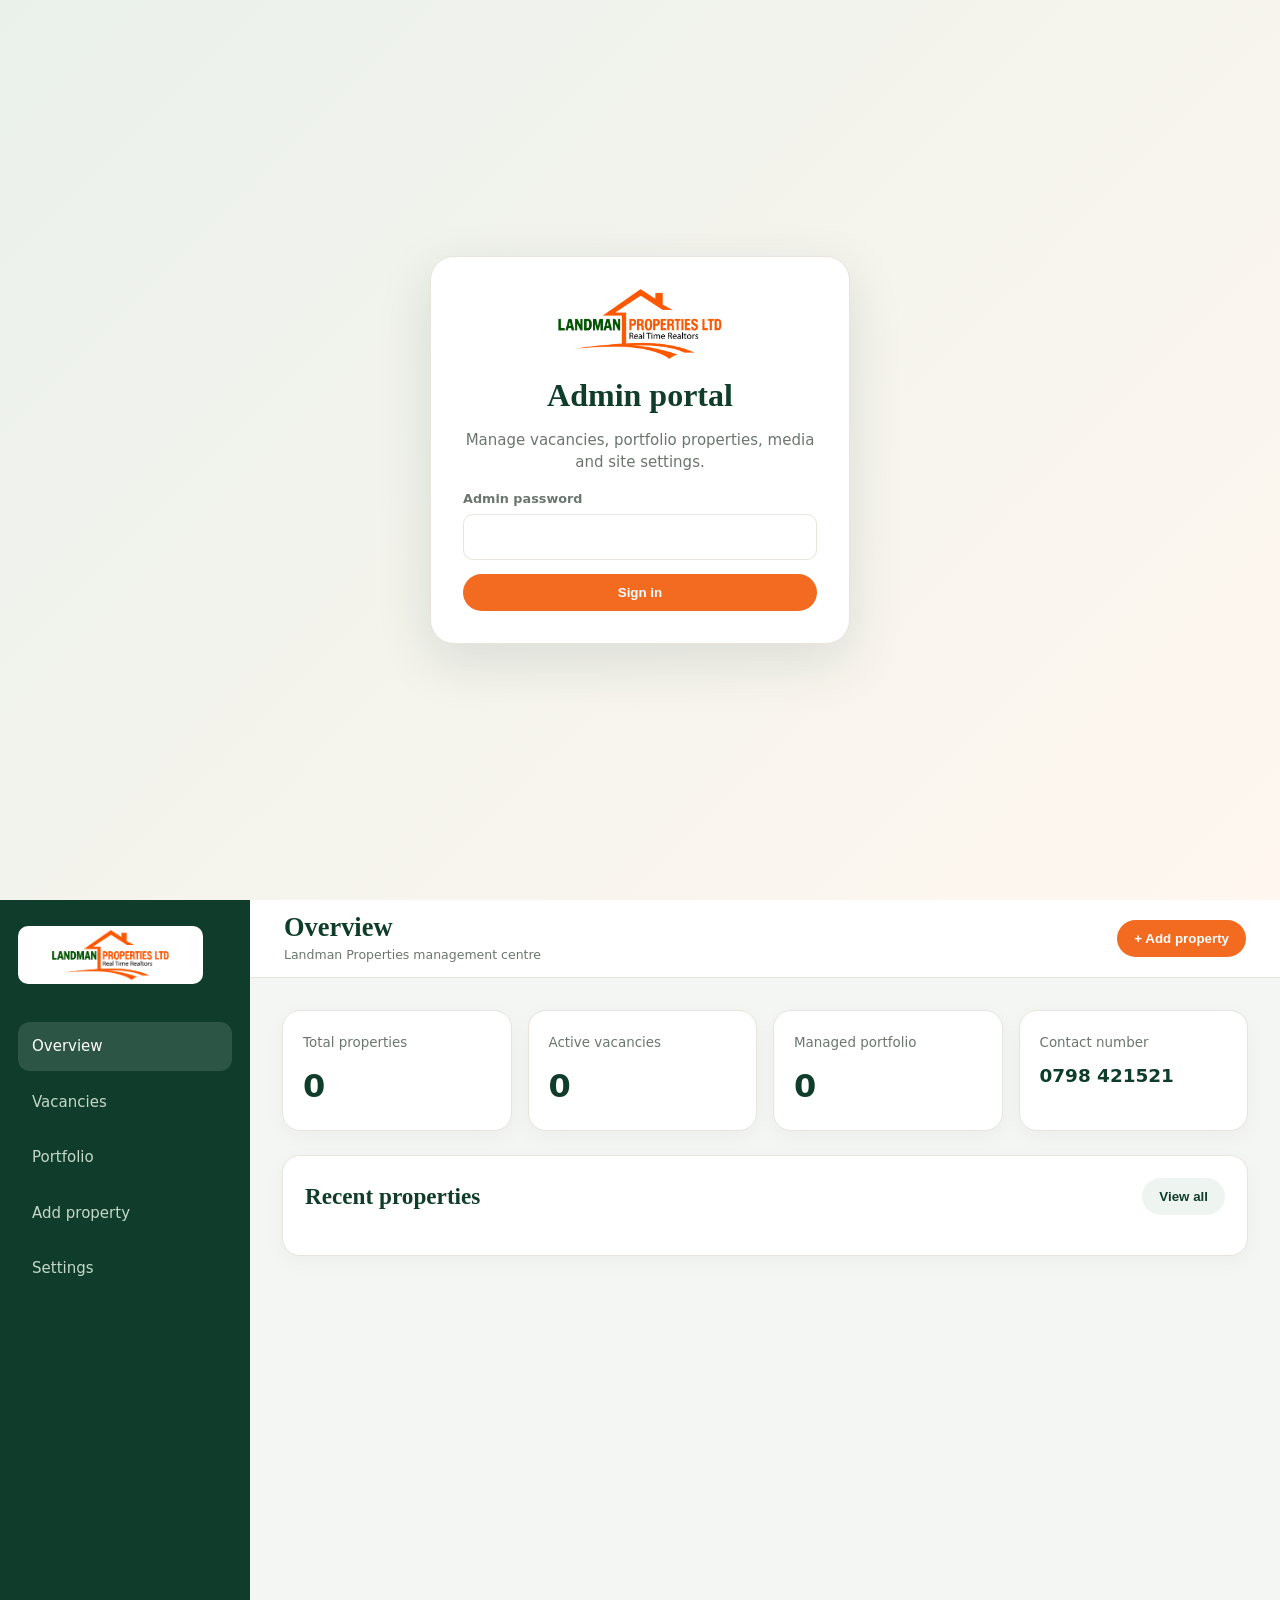
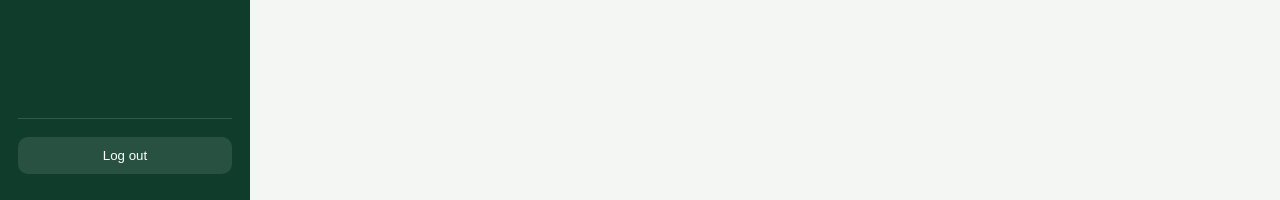
<file: admin/index.html>
<!doctype html><html lang="en"><head><meta charset="utf-8"><meta name="viewport" content="width=device-width,initial-scale=1"><title>Landman Admin Dashboard</title><style>:root{--green:#103d2b;--green2:#126b32;--orange:#f36b21;--cream:#f8f5ef;--ink:#17201d;--muted:#6b766f;--line:#e8e4dc;--white:#fff;--shadow:0 18px 55px rgba(16,61,43,.12)}*{box-sizing:border-box}body{margin:0;background:#f4f6f3;color:var(--ink);font:15px/1.5 Inter,system-ui,-apple-system,Segoe UI,sans-serif}.shell{min-height:100vh;display:grid;grid-template-columns:250px 1fr}.sidebar{background:var(--green);color:#eaf3ed;padding:26px 18px;display:flex;flex-direction:column}.brand{display:flex;align-items:center;gap:10px;color:#fff;font-weight:900;font-size:1.05rem;margin-bottom:38px}.brand img{width:185px;height:58px;object-fit:contain;background:#fff;border-radius:10px;padding:4px}.side-nav{display:grid;gap:7px}.side-nav button{border:0;background:transparent;color:#c4d8ca;text-align:left;border-radius:12px;padding:13px 14px;font:inherit;cursor:pointer}.side-nav button:hover,.side-nav button.active{background:rgba(255,255,255,.12);color:#fff}.side-bottom{margin-top:auto;border-top:1px solid rgba(255,255,255,.15);padding-top:18px}.side-bottom button{width:100%;border:0;background:rgba(255,255,255,.1);color:#fff;border-radius:10px;padding:11px;cursor:pointer}.main{min-width:0}.topbar{height:78px;background:#fff;border-bottom:1px solid var(--line);display:flex;align-items:center;justify-content:space-between;padding:0 34px;gap:15px}.topbar h1{margin:0;color:var(--green);font:600 1.65rem Georgia,serif}.topbar small{color:var(--muted)}.content{padding:32px;max-width:1380px}.view{display:none}.view.active{display:block}.stats{display:grid;grid-template-columns:repeat(4,1fr);gap:16px;margin-bottom:24px}.stat{background:#fff;border:1px solid var(--line);border-radius:18px;padding:20px;box-shadow:0 6px 20px rgba(16,61,43,.04)}.stat span{color:var(--muted);font-size:.84rem}.stat strong{display:block;color:var(--green);font-size:2rem;margin-top:8px}.panel{background:#fff;border:1px solid var(--line);border-radius:18px;padding:22px;box-shadow:0 6px 20px rgba(16,61,43,.04);margin-bottom:20px}.panel-head{display:flex;align-items:center;justify-content:space-between;gap:15px;margin-bottom:18px}.panel h2{margin:0;color:var(--green);font:600 1.45rem Georgia,serif}.btn{border:0;border-radius:999px;padding:11px 17px;font-weight:800;cursor:pointer}.btn-primary{background:var(--orange);color:#fff}.btn-soft{background:#eef4ef;color:var(--green)}.btn-danger{background:#fff0eb;color:#b23b1e}.table-wrap{overflow:auto}.table{width:100%;border-collapse:collapse;min-width:700px}.table th,.table td{padding:13px 10px;border-bottom:1px solid var(--line);text-align:left;vertical-align:middle}.table th{color:var(--muted);font-size:.78rem;text-transform:uppercase;letter-spacing:.06em}.badge{display:inline-flex;border-radius:999px;padding:5px 9px;font-size:.75rem;font-weight:800}.badge-vacancy{background:#e7f5eb;color:#14652f}.badge-portfolio{background:#fff1e8;color:#a5491f}.actions{display:flex;gap:7px;flex-wrap:wrap}.form-grid{display:grid;grid-template-columns:repeat(2,1fr);gap:15px}.field{display:grid;gap:6px}.field.full{grid-column:1/-1}.field label{font-size:.8rem;color:var(--muted);font-weight:750}.field input,.field select,.field textarea{border:1px solid var(--line);border-radius:10px;padding:11px;font:inherit;background:#fff}.field textarea{min-height:110px;resize:vertical}.empty{padding:35px;text-align:center;color:var(--muted)}.login{min-height:100vh;display:grid;place-items:center;padding:20px;background:linear-gradient(135deg,#eaf1eb,#fff7ef)}.login-card{width:min(420px,100%);background:#fff;border:1px solid var(--line);border-radius:24px;padding:32px;box-shadow:var(--shadow)}.login-card img{display:block;width:210px;height:auto;max-height:70px;object-fit:contain;margin:0 auto 18px}.login-card h1{color:var(--green);font:600 2rem Georgia,serif;text-align:center;margin:0}.login-card p{color:var(--muted);text-align:center}.login-card form{display:grid;gap:14px}.notice{padding:10px 12px;border-radius:10px;background:#fff0eb;color:#a53d1f;font-size:.9rem}.toast{position:fixed;right:20px;bottom:20px;background:var(--green);color:#fff;border-radius:12px;padding:13px 17px;box-shadow:var(--shadow);display:none}.toast.show{display:block}@media(max-width:850px){.shell{grid-template-columns:1fr}.sidebar{position:sticky;top:0;z-index:5;padding:12px;display:block}.brand{margin:0 0 10px}.brand img{width:155px;height:45px}.side-nav{display:flex;overflow:auto}.side-nav button{white-space:nowrap;padding:9px 11px}.side-bottom{display:none}.topbar{height:68px;padding:0 18px}.content{padding:18px}.stats{grid-template-columns:repeat(2,1fr)}}@media(max-width:560px){.form-grid{grid-template-columns:1fr}.field.full{grid-column:auto}.stats{grid-template-columns:1fr 1fr}.topbar h1{font-size:1.3rem}}
</style></head><body><div id="login" class="login"><div class="login-card"><img src="../landman-logo.png" alt="Landman Properties"><h1>Admin portal</h1><p>Manage vacancies, portfolio properties, media and site settings.</p><div id="loginNotice"></div><form id="loginForm"><div class="field"><label for="password">Admin password</label><input id="password" type="password" required autocomplete="current-password"></div><button class="btn btn-primary" type="submit">Sign in</button></form></div></div><div id="app" class="shell" hidden><aside class="sidebar"><div class="brand"><img src="../landman-logo.png" alt="Landman Properties"></div><nav class="side-nav"><button class="active" data-view="overview">Overview</button><button data-view="listings">Vacancies</button><button data-view="portfolio">Portfolio</button><button data-view="editor">Add property</button><button data-view="settings">Settings</button></nav><div class="side-bottom"><button id="logout">Log out</button></div></aside><main class="main"><header class="topbar"><div><h1 id="viewTitle">Overview</h1><small>Landman Properties management centre</small></div><button class="btn btn-primary" data-view="editor">+ Add property</button></header><section class="content"><div id="overview" class="view active"><div class="stats"><div class="stat"><span>Total properties</span><strong id="statTotal">0</strong></div><div class="stat"><span>Active vacancies</span><strong id="statVacancies">0</strong></div><div class="stat"><span>Managed portfolio</span><strong id="statPortfolio">0</strong></div><div class="stat"><span>Contact number</span><strong style="font-size:1.15rem">0798 421521</strong></div></div><div class="panel"><div class="panel-head"><h2>Recent properties</h2><button class="btn btn-soft" data-view="listings">View all</button></div><div id="recentTable" class="table-wrap"></div></div></div><div id="listings" class="view"><div class="panel"><div class="panel-head"><h2>Rental vacancies</h2><button class="btn btn-primary" data-view="editor" data-default-status="Vacancy">+ Add vacancy</button></div><div id="vacancyTable" class="table-wrap"></div></div></div><div id="portfolio" class="view"><div class="panel"><div class="panel-head"><h2>Managed portfolio</h2><button class="btn btn-primary" data-view="editor" data-default-status="Portfolio">+ Add portfolio property</button></div><div id="portfolioTable" class="table-wrap"></div></div></div><div id="editor" class="view"><div class="panel"><div class="panel-head"><h2 id="editorTitle">Add property</h2><button class="btn btn-soft" data-view="listings">Cancel</button></div><form id="propertyForm"><input id="propertyId" type="hidden"><div class="form-grid"><div class="field"><label for="title">Property title</label><input id="title" required></div><div class="field"><label for="location">Location</label><input id="location" placeholder="Ruiru, Kiganjo, Kenol..." required></div><div class="field"><label for="type">Property type</label><select id="type"><option>Apartment</option><option>House</option><option>Land</option><option>Commercial</option></select></div><div class="field"><label for="status">Listing category</label><select id="status"><option>Vacancy</option><option>Portfolio</option></select></div><div class="field"><label for="purpose">Purpose</label><select id="purpose"><option>Rent</option><option>Managed portfolio</option><option>Sale</option></select></div><div class="field"><label for="price">Monthly price in KSh</label><input id="price" type="number" min="0" placeholder="Leave blank for portfolio"></div><div class="field"><label for="contact">Contact phone</label><input id="contact" value="+254798421521"></div><div class="field"><label for="image">Image path</label><input id="image" placeholder="images/uploads/property.jpg"></div><div class="field full"><label for="description">Description</label><textarea id="description"></textarea></div></div><div class="actions" style="margin-top:18px"><button class="btn btn-primary" type="submit">Save property</button><button class="btn btn-soft" type="button" id="resetForm">Clear</button></div></form></div></div><div id="settings" class="view"><div class="panel"><div class="panel-head"><h2>Site settings</h2></div><form id="settingsForm"><div class="form-grid"><div class="field"><label for="settingsPhone">Contact phone</label><input id="settingsPhone"></div><div class="field"><label for="settingsEmail">Contact email</label><input id="settingsEmail" type="email"></div><div class="field full"><label for="settingsLogo">Logo path</label><input id="settingsLogo"></div></div><div class="actions" style="margin-top:18px"><button class="btn btn-primary">Save settings</button></div></form></div><div class="panel"><div class="panel-head"><h2>Image upload</h2></div><p style="color:var(--muted)">Upload a property image to the repository and copy its returned path into a property record.</p><input id="imageUpload" type="file" accept="image/*"><button class="btn btn-soft" id="uploadButton" style="margin-top:12px">Upload image</button><p id="uploadResult" style="color:var(--muted)"></p></div></div></section></main></div><div id="toast" class="toast"></div><script>const state={listings:[],settings:{}};const $=id=>document.getElementById(id);const esc=value=>String(value??'').replace(/[&<>"']/g,c=>({'&':'&amp;','<':'&lt;','>':'&gt;','"':'&quot;',"'":'&#39;'}[c]));function toast(message){const el=$('toast');el.textContent=message;el.classList.add('show');setTimeout(()=>el.classList.remove('show'),2800)}function row(item){const status=item.status==='Portfolio'?'badge-portfolio':'badge-vacancy';return `<tr><td><strong>${esc(item.title)}</strong><br><small>${esc(item.location)}</small></td><td>${esc(item.type||'Property')}</td><td><span class="badge ${status}">${esc(item.status||'Vacancy')}</span></td><td>${item.price?'KSh '+Number(item.price).toLocaleString():'Portfolio'}</td><td><div class="actions"><button class="btn btn-soft" data-edit="${esc(item.id||item.slug)}">Edit</button><button class="btn btn-danger" data-delete="${esc(item.id||item.slug)}">Delete</button></div></td></tr>`}function render(){const all=state.listings||[];$('statTotal').textContent=all.length;$('statVacancies').textContent=all.filter(x=>x.status==='Vacancy').length;$('statPortfolio').textContent=all.filter(x=>x.status==='Portfolio').length;const table=items=>items.length?`<table class="table"><thead><tr><th>Property</th><th>Type</th><th>Status</th><th>Price</th><th>Actions</th></tr></thead><tbody>${items.map(row).join('')}</tbody></table>`:'<div class="empty">No properties yet.</div>';$('recentTable').innerHTML=table(all.slice(0,5));$('vacancyTable').innerHTML=table(all.filter(x=>x.status==='Vacancy'));$('portfolioTable').innerHTML=table(all.filter(x=>x.status==='Portfolio'));document.querySelectorAll('[data-edit]').forEach(btn=>btn.onclick=()=>edit(btn.dataset.edit));document.querySelectorAll('[data-delete]').forEach(btn=>btn.onclick=()=>remove(btn.dataset.delete));$('settingsPhone').value=state.settings.contactPhone||'';$('settingsEmail').value=state.settings.contactEmail||'';$('settingsLogo').value=state.settings.logo||''}async function api(action,payload={}){const response=await fetch('../api/admin.js',{method:action==='get'?'GET':'POST',headers:{'Content-Type':'application/json'},body:action==='get'?undefined:JSON.stringify({action,...payload})});const data=await response.json();if(!response.ok)throw new Error(data.error||'Request failed');return data}async function load(){const data=await api('get');state.listings=data.listings||[];state.settings=data.settings||{};$('login').hidden=true;$('app').hidden=false;render()}function show(view){document.querySelectorAll('.view').forEach(el=>el.classList.toggle('active',el.id===view));document.querySelectorAll('[data-view]').forEach(el=>el.classList.toggle('active',el.dataset.view===view));$('viewTitle').textContent={overview:'Overview',listings:'Vacancies',portfolio:'Managed portfolio',editor:'Property editor',settings:'Settings'}[view]||'Overview';if(view==='editor')resetEditor()}function resetEditor(defaultStatus){$('propertyForm').reset();$('propertyId').value='';$('contact').value='+254798421521';$('status').value=defaultStatus||'Vacancy';$('editorTitle').textContent='Add property'}function edit(id){const item=state.listings.find(x=>(x.id||x.slug)===id);if(!item)return;show('editor');$('editorTitle').textContent='Edit property';$('propertyId').value=item.id||item.slug;$('title').value=item.title||'';$('location').value=item.location||'';$('type').value=item.type||'Apartment';$('status').value=item.status||'Vacancy';$('purpose').value=item.purpose||'Rent';$('price').value=item.price||'';$('contact').value=item.contact||'+254798421521';$('image').value=item.image||'';$('description').value=item.description||''}async function remove(id){if(!confirm('Delete this property?'))return;try{await api('delete-listing',{id});state.listings=state.listings.filter(x=>(x.id||x.slug)!==id);render();toast('Property deleted')}catch(error){toast(error.message)}}$('loginForm').onsubmit=async e=>{e.preventDefault();$('loginNotice').innerHTML='';try{await api('login',{password:$('password').value});await load()}catch(error){$('loginNotice').innerHTML=`<div class="notice">${esc(error.message)}</div>`}};document.querySelectorAll('[data-view]').forEach(btn=>btn.addEventListener('click',()=>{if(btn.dataset.view==='editor')show('editor');else show(btn.dataset.view)}));$('propertyForm').onsubmit=async e=>{e.preventDefault();const listing={id:$('propertyId').value||undefined,title:$('title').value,location:$('location').value,type:$('type').value,status:$('status').value,purpose:$('purpose').value,price:$('price').value?Number($('price').value):null,currency:'KES',contact:$('contact').value,image:$('image').value,description:$('description').value,published:true};try{const data=await api('save-listing',{listing});const index=state.listings.findIndex(x=>(x.id||x.slug)===data.listing.id);if(index>=0)state.listings[index]=data.listing;else state.listings.unshift(data.listing);render();show(data.listing.status==='Portfolio'?'portfolio':'listings');toast('Property saved')}catch(error){toast(error.message)}};$('resetForm').onclick=()=>resetEditor();$('settingsForm').onsubmit=async e=>{e.preventDefault();try{const data=await api('save-settings',{settings:{contactPhone:$('settingsPhone').value,contactEmail:$('settingsEmail').value,logo:$('settingsLogo').value}});state.settings=data.settings;toast('Settings saved')}catch(error){toast(error.message)}};$('uploadButton').onclick=async()=>{const file=$('imageUpload').files[0];if(!file)return toast('Choose an image first');const reader=new FileReader();reader.onload=async()=>{try{const data=await api('upload-image',{file:{name:file.name,dataUrl:reader.result}});$('uploadResult').textContent=data.path;toast('Image uploaded')}catch(error){toast(error.message)}};reader.readAsDataURL(file)};$('logout').onclick=async()=>{await api('logout');location.reload()};load().catch(()=>{});</script></body></html>
</file>
